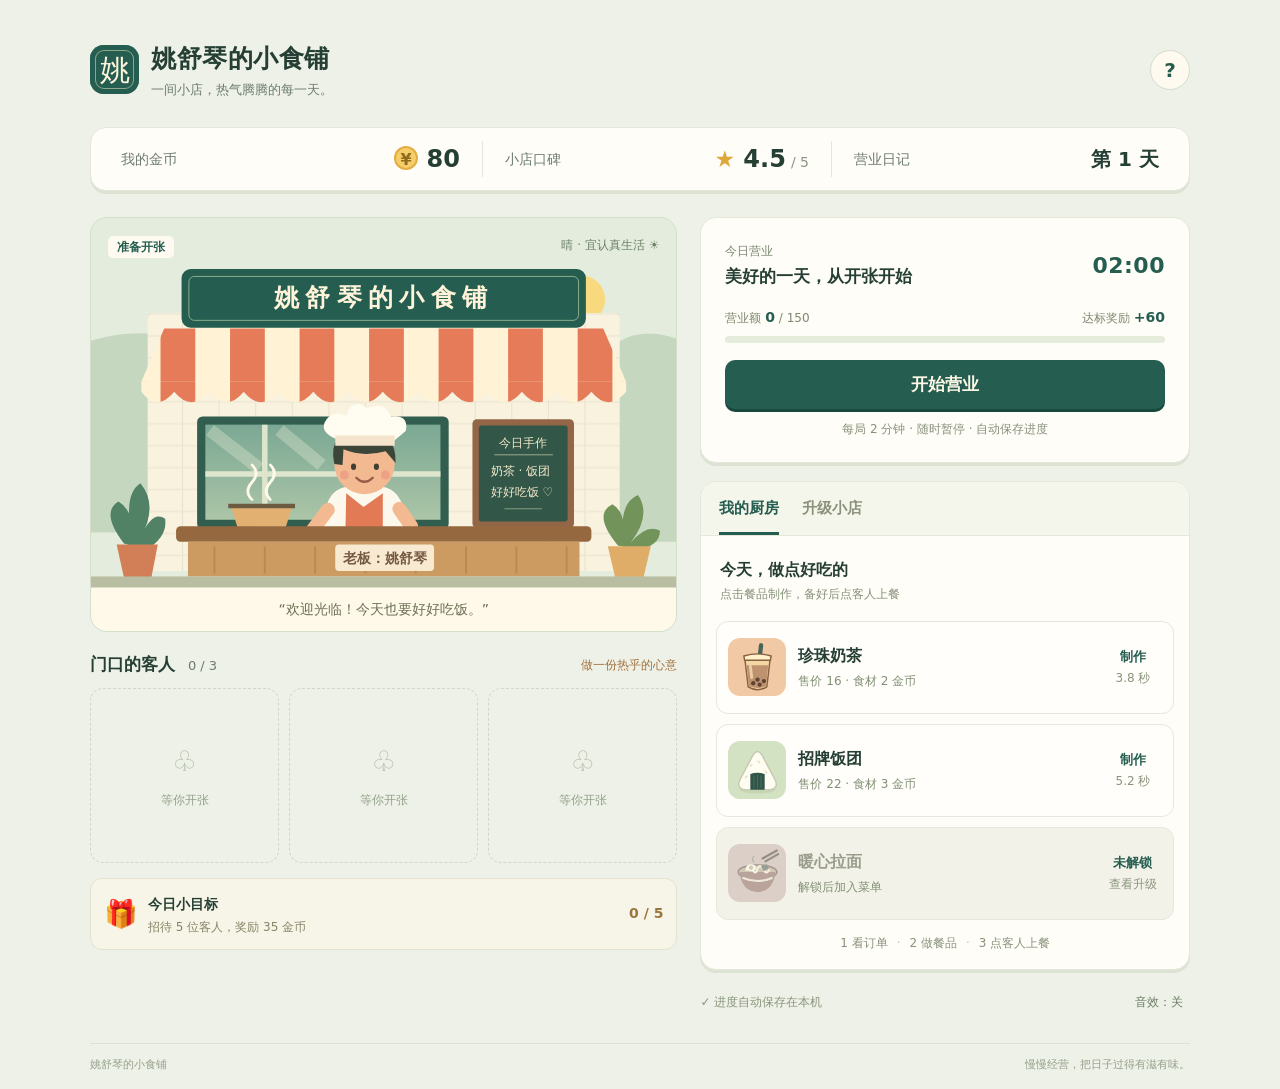
<file: index.html>
<!doctype html>
<html lang="zh-CN">
<head>
<meta charset="utf-8"><meta name="viewport" content="width=device-width,initial-scale=1,viewport-fit=cover"><meta name="theme-color" content="#255e50"><meta name="description" content="当一天小店老板！帮姚舒琴接单、制作美食、赚取金币，把街角小铺经营成热门食堂。"><title>姚舒琴的小食铺</title><link rel="icon" href="icon.svg" type="image/svg+xml"><link rel="manifest" href="manifest.webmanifest"><link rel="stylesheet" href="style.css">
</head>
<body>
<main class="game-shell">
<header class="topbar"><div class="brand"><span class="brand-mark">姚</span><div><h1>姚舒琴的小食铺</h1><p>一间小店，热气腾腾的每一天。</p></div></div><button class="icon-btn" id="help" aria-label="玩法与设置">?</button></header>
<div class="dashboard"><div class="stat"><span>我的金币</span><strong><i class="coin">¥</i> <b id="coins">80</b></strong></div><div class="stat"><span>小店口碑</span><strong><em>★</em> <b id="rating">4.5</b><small>/ 5</small></strong></div><div class="stat day-stat"><span>营业日记</span><strong>第 <b id="day">1</b> 天</strong></div></div>
<div class="play-layout"><section class="shop-side" aria-label="店铺和顾客">
<div class="scene">
<div class="scene-label"><span id="open-status">准备开张</span><span>晴 · 宜认真生活 ☀</span></div>
<svg class="shop-art" viewBox="0 0 640 370" role="img" aria-label="街角小食铺，姚舒琴老板在柜台后等你一起开张">
<defs><pattern id="wall" width="40" height="24" patternUnits="userSpaceOnUse"><path d="M0 23H40M20 0V23" stroke="#e5dfcd" fill="none" stroke-width="1"/></pattern><pattern id="awning" width="76" height="80" patternUnits="userSpaceOnUse"><rect width="38" height="80" fill="#e57b58"/><rect x="38" width="38" height="80" fill="#fff2d5"/></pattern><linearGradient id="window" x2="0" y2="1"><stop stop-color="#7ba894"/><stop offset="1" stop-color="#abc5a7"/></linearGradient></defs>
<rect width="640" height="370" fill="#e4eddd"/><circle cx="536" cy="55" r="26" fill="#f9d97d"/><path d="M0 100Q70 80 118 110V310H0M640 98Q587 80 558 120V320H640" fill="#c6d7c0"/><rect x="62" y="70" width="516" height="282" rx="7" fill="#f9f2de"/><rect x="62" y="70" width="516" height="282" fill="url(#wall)"/>
<rect x="99" y="22" width="442" height="64" rx="10" fill="#255e50"/><rect x="107" y="30" width="426" height="48" rx="6" fill="none" stroke="#95b391"/><text x="320" y="62" text-anchor="middle" fill="#fff4d9" font-size="27" font-weight="700" letter-spacing="7">姚舒琴的小食铺</text><path d="M80 87H560L585 145H55Z" fill="url(#awning)"/><path d="M55 145H585V156Q566 179 547 156Q528 179 509 156Q490 179 471 156Q452 179 433 156Q414 179 395 156Q376 179 357 156Q338 179 319 156Q300 179 281 156Q262 179 243 156Q224 179 205 156Q186 179 167 156Q148 179 129 156Q110 179 91 156Q72 179 55 156Z" fill="url(#awning)"/>
<rect x="116" y="183" width="275" height="123" rx="6" fill="#315e4f"/><rect x="125" y="192" width="257" height="104" fill="url(#window)"/><path d="M190 192V296M310 192V296M125 246H382" stroke="#dde6cc" stroke-width="6"/><path d="M130 198L184 240M206 198L252 236" stroke="#f5f4dc" opacity=".3" stroke-width="14"/>
<rect x="417" y="186" width="111" height="119" rx="5" fill="#926647"/><rect x="424" y="193" width="97" height="105" rx="3" fill="#325648"/><text x="472" y="216" text-anchor="middle" fill="#f4e9c9" font-size="13">今日手作</text><path d="M441 225H505" stroke="#a5b293"/><text x="437" y="247" fill="#f4e9c9" font-size="13">奶茶 · 饭团</text><text x="437" y="270" fill="#f4e9c9" font-size="13">好好吃饭 ♡</text><path d="M452 284H493" stroke="#8ea483"/>
<g id="owner"><path d="M254 311Q253 264 279 260H319Q344 264 346 311" fill="#fcf8ec"/><path d="M279 267L298 282L319 267V316H278Z" fill="#e27b55"/><circle cx="299" cy="235" r="33" fill="#f3ba92"/><path d="M266 235Q258 198 297 197Q334 198 333 234L322 221Q297 228 276 219L275 236Z" fill="#3b4538"/><path d="M266 207Q249 199 257 187Q264 176 279 182Q286 162 302 174Q321 165 328 183Q348 181 344 199L331 210Z" fill="#fffdf1"/><path d="M267 204H332V215H267Z" fill="#f4e4cc"/><ellipse cx="287" cy="238" rx="2.8" ry="3.6" fill="#3f4033"/><ellipse cx="312" cy="238" rx="2.8" ry="3.6" fill="#3f4033"/><path d="M290 250Q299 259 308 250" fill="none" stroke="#9b5948" stroke-width="2.5" stroke-linecap="round"/><circle cx="277" cy="247" r="5" fill="#e9917e" opacity=".6"/><circle cx="322" cy="247" r="5" fill="#e9917e" opacity=".6"/><path d="M259 285L241 309M337 284L350 303" stroke="#f3ba92" stroke-width="15" stroke-linecap="round"/></g>
<g class="steam" stroke="#fff9ea" fill="none" stroke-width="3" stroke-linecap="round"><path d="M176 274Q167 265 176 255Q185 245 176 236"/><path d="M196 274Q187 265 196 255Q205 245 196 236"/></g><path d="M153 281H220L213 304H160Z" fill="#e2b172"/><path d="M150 281H223" stroke="#6c5b40" stroke-width="5"/>
<rect x="93" y="303" width="454" height="17" rx="5" fill="#95683f"/><rect x="106" y="320" width="428" height="38" fill="#cc9b61"/><path d="M135 325V355M190 325V355M245 325V355M300 325V355M355 325V355M410 325V355M465 325V355M520 325V355" stroke="#b78955" stroke-width="2"/><rect x="267" y="323" width="108" height="29" rx="4" fill="#f8ead0"/><text x="321" y="343" text-anchor="middle" fill="#735740" font-size="15" font-weight="700">老板：姚舒琴</text>
<g><path d="M36 322Q10 288 30 276Q47 286 45 315Q35 268 54 256Q74 280 54 316Q67 285 81 295Q84 315 60 329" fill="#518266"/><path d="M28 323H73L66 359H36Z" fill="#d27e56"/></g><g><path d="M576 324Q548 290 570 279Q586 289 581 316Q578 277 598 269Q613 291 590 321Q608 300 622 308Q622 325 596 329" fill="#72935a"/><path d="M565 325H612L604 359H573Z" fill="#e0ad69"/></g><rect y="358" width="640" height="12" fill="#b9bea2"/>
</svg>
<div class="owner-message" id="owner-message">“欢迎光临！今天也要好好吃饭。”</div>
</div>
<div class="queue-heading"><h2>门口的客人 <span id="queue-count">0 / 3</span></h2><span id="combo" class="combo">做一份热乎的心意</span></div>
<div class="customers" id="customers"></div>
<div class="daily-mission"><span class="mission-icon">🎁</span><div><strong>今日小目标</strong><p id="mission-text">招待 5 位客人，奖励 35 金币</p></div><span id="mission-count">0 / 5</span></div>
</section>
<section class="control-side" aria-label="经营操作">
<div class="shift-card"><div class="section-row"><div><p class="eyebrow">今日营业</p><h2 id="shift-title">美好的一天，从开张开始</h2></div><span class="timer" id="timer">02:00</span></div><div class="goal-label"><span>营业额 <b id="revenue">0</b> <small id="goal">/ 150</small></span><span>达标奖励 <b>+60</b></span></div><div class="progress-track"><div id="revenue-bar"></div></div><button class="primary-btn" id="start">开始营业</button><p class="shift-tip" id="shift-tip">每局 2 分钟 · 随时暂停 · 自动保存进度</p></div>
<div class="workbench"><div class="tabs" role="tablist" aria-label="经营区域"><button class="tab active" id="kitchen-tab" role="tab" aria-selected="true" aria-controls="kitchen">我的厨房</button><button class="tab" id="upgrade-tab" role="tab" aria-selected="false" aria-controls="upgrades">升级小店</button></div>
<div id="kitchen" role="tabpanel" aria-labelledby="kitchen-tab"><div class="kitchen-heading"><h2>今天，做点好吃的</h2><p>点击餐品制作，备好后点客人上餐</p></div><div id="recipes" class="recipes"></div><div class="step-hint" id="step-hint"><span>1 看订单</span><i>·</i><span>2 做餐品</span><i>·</i><span>3 点客人上餐</span></div></div>
<div id="upgrades" role="tabpanel" aria-labelledby="upgrade-tab" hidden><div class="kitchen-heading"><h2>把小店变成理想的样子</h2><p>升级永久保留，营业中也可以购买</p></div><div id="upgrade-list"></div></div>
</div>
<button class="rescue" id="rescue" hidden>领取应急食材金 +15</button>
<div class="shop-footer"><span id="save-state">✓ 进度自动保存在本机</span><button id="sound" aria-pressed="false">音效：关</button></div>
</section></div>
<footer class="page-footer"><span>姚舒琴的小食铺</span><span>慢慢经营，把日子过得有滋有味。</span></footer>
</main>
<div id="toast" class="toast" role="status" aria-live="polite"></div>
<dialog id="modal"><button class="modal-close icon-btn" id="close-modal" aria-label="关闭弹窗">×</button><div id="modal-body"></div></dialog>
<script src="engine.js"></script><script src="game.js"></script>
</body></html>
</file>
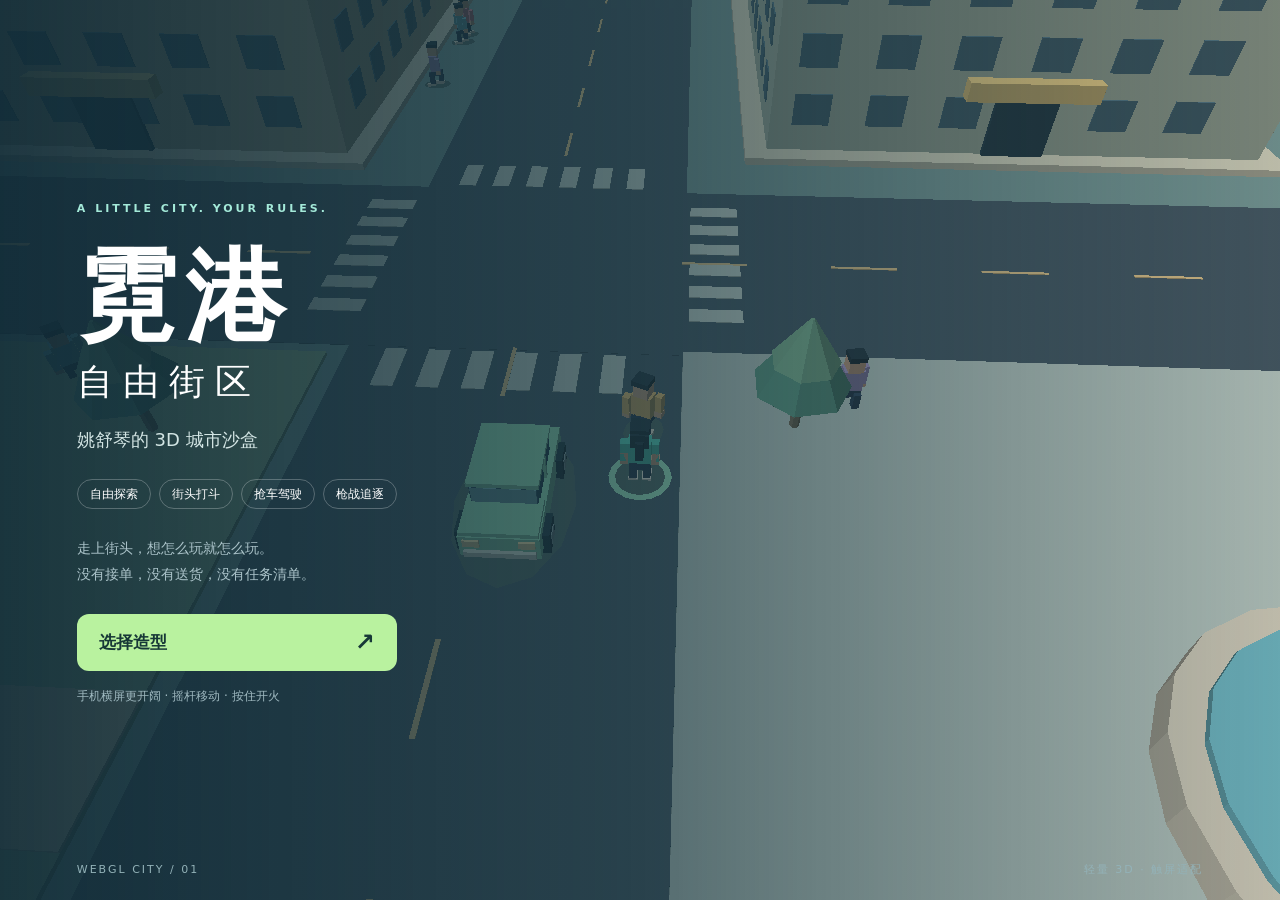
<file: city/index.html>
<!doctype html>
<html lang="zh-CN"><head><meta charset="UTF-8"><meta name="viewport" content="width=device-width,initial-scale=1,maximum-scale=1,viewport-fit=cover"><meta name="theme-color" content="#122a32"><title>霓港 · 自由街区</title><link rel="icon" href="icon.svg"><link rel="manifest" href="manifest.webmanifest"><link rel="stylesheet" href="style.css"></head><body>
<canvas id="scene" aria-label="3D 城市游戏画面"></canvas>
<div id="hud" hidden><header><div class="brand"><span class="eyebrow">NI PORT / FREE ROAM</span><b>霓港 <i>自由街区</i></b></div><button id="pause" aria-label="暂停游戏">Ⅱ</button></header><div class="status"><span>姚舒琴</span><div class="health"><i id="health"></i></div><strong id="hp">100</strong><div id="wanted" aria-label="通缉等级">☆☆☆☆☆</div><div id="ammo">12 / ∞</div><small id="mode">步行 · 自由探索</small></div><div class="map"><canvas id="map" width="240" height="240" aria-label="街区小地图"></canvas><span>霓港街区 <i>＋ 补给点</i></span></div><div id="toast" role="status"></div><div id="crosshair">＋</div><div class="lookHint">滑动画面转动视角</div><div id="joystick" aria-label="拖动摇杆移动"><div id="stick"></div><span>移动</span></div><div class="actions"><button id="enter" class="small">抢车</button><button id="reload" class="small">换弹</button><button id="punch" class="small">挥拳</button><button id="sprint" class="small">疾跑</button><button id="fire"><span>⌖</span>开火</button></div><div class="desktopHint">WASD 移动 · F 挥拳 · E 抢车 · 空格开火 · R 换弹 · Shift 疾跑</div></div>
<section class="overlay" id="intro"><div class="introCard"><span class="eyebrow">A LITTLE CITY. YOUR RULES.</span><h1>霓港<span>自由街区</span></h1><p>姚舒琴的 3D 城市沙盒</p><div class="chips"><span>自由探索</span><span>街头打斗</span><span>抢车驾驶</span><span>枪战追逐</span></div><p class="desc">走上街头，想怎么玩就怎么玩。<br>没有接单，没有送货，没有任务清单。</p><button id="start" class="primary">选择造型 <span>↗</span></button><small>手机横屏更开阔 · 摇杆移动 · 按住开火</small></div><div class="edition">WEBGL CITY / 01 <span>轻量 3D · 触屏适配</span></div></section>
<section class="overlay" id="pausePanel" hidden><div class="panel"><span class="eyebrow">TAKE A BREATHER</span><h2 id="panelTitle">街区已暂停</h2><p id="panelText">绿色十字是补给点，可以恢复生命和维修车辆。</p><button id="resume" class="primary">继续游戏</button><div class="options"><label>画质<select id="quality"><option value="0.8">省电</option><option value="1">标准</option><option value="1.5">清晰</option></select></label><button id="sound">声音：关闭</button><button id="fullscreen">全屏显示</button><button id="changeStyle">更换穿搭</button><button id="reset">重新开始</button></div><p class="help">左侧摇杆控制移动和驾驶，滑动空白画面转动视角。靠近车辆可抢车；开火会自动瞄准前方目标。惹出动静后会有警察追逐，甩开追兵可降低通缉。</p></div></section>
<section id="wardrobe" hidden aria-label="角色选择与换装"><div class="wardrobePreview"><canvas id="styleCanvas" aria-label="姚舒琴穿搭3D预览"></canvas><div class="wardrobeTitle"><span class="eyebrow">MAKE IT YOURS</span><h2>姚舒琴</h2><p>你的街区，你的穿搭。</p></div><div class="previewCaption"><span id="outfitLabel">街头漫游</span><small>3D 实时预览 · 造型不影响能力</small></div></div><div class="wardrobeControls"><div class="wardrobeTop"><div><span class="eyebrow">BEFORE YOU HIT THE STREETS</span><h2>先选个喜欢的自己</h2></div><button id="randomStyle">随机穿搭 ↻</button></div><div id="roles" aria-label="角色风格"></div><div id="styleTabs" role="tablist" aria-label="换装分类"></div><div id="styleOptions" aria-label="服装选项"></div><div class="wardrobeBottom"><span id="selectionHint">24 款上衣，自由搭配</span><button id="wardrobeStart" class="primary">穿这套，进入街区 <span>↗</span></button></div></div></section><div id="error" hidden role="alert"></div><script src="renderer.js"></script><script src="core.js"></script><script src="outfits.js"></script><script src="game.js"></script></body></html>
</file>
<file: style.css>
*{box-sizing:border-box} :root{--green:#255e50;--green-dark:#19483d;--paper:#fffdf7;--ink:#263f35;--muted:#6d7c6f;--orange:#de7650;--line:#e4e7da;--gold:#b37a21}body{margin:0;background:#edf1e7;color:var(--ink);font:16px/1.5 'Microsoft YaHei','PingFang SC',system-ui,sans-serif;background-image:radial-gradient(#dbe2d2 .7px,transparent .7px);background-size:12px 12px}button{font:inherit;cursor:pointer;border:0;touch-action:manipulation;-webkit-tap-highlight-color:transparent}button:focus-visible{outline:3px solid #e7a348;outline-offset:3px}button:disabled{cursor:default;opacity:.6}button:not(:disabled):active{transform:translateY(1px)}[hidden]{display:none!important}h1,h2,p{margin:0}h1{font-size:25px;letter-spacing:.5px}h2{font-size:19px}button,div,span{-webkit-tap-highlight-color:transparent}.game-shell{max-width:1160px;margin:auto;padding:26px 30px 16px}.topbar{display:flex;justify-content:space-between;align-items:center;margin-bottom:22px}.brand{display:flex;align-items:center;gap:12px}.brand-mark{background:var(--green);color:#fff5dc;display:grid;place-items:center;width:49px;height:49px;font-family:serif;font-size:30px;border-radius:14px;box-shadow:inset 0 0 0 5px var(--green),inset 0 0 0 6px #8ba88b}.brand p{color:var(--muted);font-size:13px;margin-top:2px}.icon-btn{width:40px;height:40px;border-radius:50%;border:1px solid #d4ddcd;background:#fffaf0;color:var(--green);font-weight:700;font-size:20px}.dashboard{display:grid;grid-template-columns:1.1fr 1fr 1fr;background:var(--paper);border:1px solid var(--line);border-radius:16px;margin-bottom:20px;padding:13px 8px;box-shadow:0 3px 0 #dce3d3}.stat{padding:0 22px;border-right:1px solid var(--line);display:flex;align-items:center;justify-content:space-between;gap:8px}.stat:last-child{border:0}.stat>span{font-size:14px;color:var(--muted)}.stat strong{font-size:24px;white-space:nowrap;font-variant-numeric:tabular-nums}.stat b{font-weight:750}.stat small{font-size:14px;color:#8b9685;margin-left:5px;font-weight:400}.stat em{font-style:normal;color:#dea739;font-size:23px}.coin{font-style:normal;display:inline-grid;place-items:center;background:#f5ce69;border:2px solid #e4ad43;border-radius:50%;width:24px;height:24px;font-size:16px;color:#906b1f;vertical-align:2px}.day-stat strong{font-size:20px}.play-layout{display:grid;grid-template-columns:1.2fr 1fr;gap:23px;align-items:start}.scene{background:#e4eddd;border:1px solid #d4dfc9;border-radius:17px;overflow:hidden;position:relative}.scene-label{display:flex;justify-content:space-between;padding:13px 17px 0;color:#6d8168;font-size:12px;position:relative;z-index:1}.scene-label span:first-child{background:#fffaf1;border-radius:5px;color:var(--green);font-weight:700;padding:2px 9px}.scene-label span:first-child.open{background:var(--green);color:#fff8e7}.shop-art{display:block;width:100%;margin-top:-9px}.owner-message{background:#fff9e9;text-align:center;padding:11px 8px;font-size:14px;color:#6c7156;border-top:1px solid #dae0c9}.steam{animation:steam 3s ease-in-out infinite}.queue-heading{display:flex;align-items:center;justify-content:space-between;margin:20px 0 10px}.queue-heading h2{font-size:17px}.queue-heading h2 span{font-size:13px;font-weight:400;color:var(--muted);margin-left:7px}.combo{font-size:12px;color:#a3713e}.customers{display:grid;grid-template-columns:repeat(3,minmax(0,1fr));gap:10px;min-height:161px}.customer{background:var(--paper);border:1px solid var(--line);border-radius:13px;padding:10px 8px 9px;min-width:0;color:var(--ink);position:relative;text-align:center;transition:background .2s,border-color .2s,box-shadow .2s;display:flex;flex-direction:column;align-items:center}.customer.ready{border:2px solid #5f9a6d;padding:9px 7px 8px;box-shadow:0 3px 0 #c6d8be;background:#f4f9e9}.customer.selected{outline:2px solid #e6b567;outline-offset:2px}.customer-top{display:flex;align-items:center;gap:5px;width:100%;justify-content:center}.face{font-size:29px;line-height:1.25}.customer-name{font-size:12px;color:#7b826f}.order{font-size:29px;line-height:1.4;letter-spacing:0;margin:5px 0 1px;min-height:41px}.order.single{font-size:35px}.wait-track{height:4px;width:85%;background:#e5e9da;border-radius:4px;margin:4px 0 8px;overflow:hidden}.wait-track span{height:100%;display:block;background:#88ac70;border-radius:4px;transition:width .2s}.customer-action{font-size:12px;display:block;background:#eeeee3;color:#6b755c;padding:4px 8px;border-radius:6px;width:100%}.ready .customer-action{background:var(--green);color:white;font-weight:700}.empty-customer{border:1px dashed #cfd8c4;display:flex;flex-direction:column;align-items:center;justify-content:center;border-radius:13px;gap:8px;color:#93a18a;font-size:12px;min-height:161px}.empty-customer span{font-size:28px;opacity:.6}.daily-mission{display:flex;align-items:center;gap:10px;padding:13px;background:#f7f5e7;border:1px solid #e4e2cf;border-radius:12px;margin-top:15px}.mission-icon{font-size:27px}.daily-mission strong{font-size:14px}.daily-mission p{font-size:12px;color:#878367;margin-top:2px}.daily-mission>span:last-child{margin-left:auto;color:#9b773f;font-weight:700;font-size:14px;white-space:nowrap}.shift-card,.workbench{background:var(--paper);border:1px solid var(--line);border-radius:16px;box-shadow:0 3px 0 #dce3d3}.shift-card{padding:20px}.section-row{display:flex;align-items:center;justify-content:space-between;gap:10px}.eyebrow{font-size:12px;color:#798771;margin-bottom:4px}.shift-card h2{font-size:17px}.timer{font-size:22px;font-weight:750;font-variant-numeric:tabular-nums;letter-spacing:.5px;color:var(--green);white-space:nowrap}.timer.urgent{color:#c3543f}.goal-label{display:flex;align-items:center;justify-content:space-between;font-size:12px;color:#7e876f;margin-top:17px}.goal-label b{color:var(--green);font-size:14px}.goal-label small{font-size:12px}.progress-track{height:7px;background:#e6ecdc;border-radius:8px;overflow:hidden;margin:8px 0 17px}.progress-track>div{height:100%;width:0;background:#d8ad59;border-radius:8px;transition:width .2s}.primary-btn{display:block;width:100%;padding:12px 10px;border-radius:10px;background:var(--green);color:#fff9e7;font-size:17px;font-weight:700;box-shadow:0 3px 0 var(--green-dark)}.primary-btn:hover{background:#326d58}.primary-btn.paused{background:#b16e42;box-shadow:0 3px 0 #875437}.shift-tip{font-size:12px;color:#87917b;text-align:center;margin-top:11px}.workbench{margin-top:18px;overflow:hidden}.tabs{display:flex;border-bottom:1px solid var(--line);background:#f4f5eb;padding:0 18px;gap:23px}.tab{background:none;padding:15px 0 12px;font-size:15px;font-weight:700;color:#8a927c;border-bottom:3px solid transparent}.tab.active{color:var(--green);border-color:var(--green)}.kitchen-heading{padding:17px 19px 12px}.kitchen-heading h2{font-size:16px}.kitchen-heading p{font-size:12px;color:#87917b;margin-top:3px}.recipes{padding:0 15px}.recipe{position:relative;overflow:hidden;display:flex;align-items:center;gap:12px;width:100%;text-align:left;color:var(--ink);border:1px solid #e5e8da;border-radius:12px;margin:0 0 10px;background:#fffefa;padding:11px;min-height:84px}.food-icon{font-size:36px;width:58px;height:58px;display:grid;place-items:center;background:var(--tint);border-radius:12px;flex-shrink:0}.recipe-main{flex:1;min-width:0;z-index:1}.recipe-main strong{font-size:16px}.recipe-main small{display:block;font-size:12px;color:#829075;margin-top:4px}.recipe-main .stock{font-size:12px;color:#366c53;display:inline-block;margin-left:5px}.recipe-action{text-align:center;font-size:13px;font-weight:700;color:var(--green);min-width:58px;z-index:1}.recipe-action small{display:block;font-size:12px;color:#8a947c;font-weight:400;margin-top:3px}.recipe.cooking{border-color:#9bb496}.recipe-fill{position:absolute;left:0;bottom:0;height:4px;background:#679877;transition:width .2s}.recipe.locked{background:#f3f2e9;color:#999e8d}.recipe.locked .food-icon{filter:grayscale(.7);opacity:.7}.step-hint{display:flex;justify-content:center;gap:9px;padding:4px 8px 17px;font-size:12px;color:#88927c}.step-hint i{font-style:normal;color:#c2c9b7}#upgrade-list{padding:0 15px 7px}.upgrade-row{display:flex;align-items:center;gap:10px;border-top:1px solid var(--line);padding:12px 0}.upgrade-icon{font-size:25px;width:35px;text-align:center}.upgrade-info{flex:1;min-width:0}.upgrade-info strong{font-size:14px}.upgrade-info p{font-size:12px;color:#8a937c;margin-top:3px}.level{color:#9d7b46;font-size:11px;margin-left:6px}.upgrade-buy{background:#edf2e3;color:var(--green);border:1px solid #d7e0cc;border-radius:8px;padding:7px 8px;min-width:65px;min-height:42px;font-size:13px;font-weight:700}.shop-footer{display:flex;justify-content:space-between;align-items:center;gap:6px;margin-top:16px;font-size:12px;color:#8b967d}.shop-footer button{font-size:12px;color:#6c7d65;background:transparent;padding:7px}.page-footer{display:flex;justify-content:space-between;border-top:1px solid #dce2d3;margin-top:25px;padding-top:13px;font-size:11px;color:#95a08b}.rescue{width:100%;background:#fff0c5;color:#8a6422;border:1px solid #e5d49d;border-radius:8px;margin-top:12px;padding:10px}.toast{position:fixed;left:50%;bottom:max(28px,env(safe-area-inset-bottom));transform:translate(-50%,18px);background:#254e40;color:#fff6df;border:1px solid #6d8d68;box-shadow:0 5px 20px #17362925;border-radius:12px;padding:12px 18px;font-size:14px;z-index:10;max-width:calc(100vw - 28px);width:max-content;pointer-events:none;opacity:0;transition:opacity .2s,transform .2s}.toast.visible{opacity:1;transform:translate(-50%,0)}dialog{border:1px solid #d9decb;border-radius:20px;background:#fffdf5;color:var(--ink);padding:30px;max-width:min(440px,calc(100vw - 28px));width:440px;box-shadow:0 25px 100px #173b3540;max-height:90dvh;overflow:auto}dialog::backdrop{background:#183e3577;backdrop-filter:blur(4px)}.modal-close{position:absolute;right:13px;top:13px;width:33px;height:33px;font-size:22px}.modal-symbol{font-size:44px;display:block;text-align:center;margin-bottom:5px}.modal-title{text-align:center;font-size:23px;margin:7px 10px}.modal-subtitle{text-align:center;color:#8a927a;font-size:13px;margin:7px 0 22px}.result-grid{display:grid;grid-template-columns:1fr 1fr;gap:10px;margin:20px 0}.result-cell{padding:12px;border-radius:10px;background:#f0f3e7;text-align:center}.result-cell span{display:block;font-size:12px;color:#7f8d70}.result-cell b{font-size:24px}.bonus-note{background:#faf0cc;color:#8c723c;font-size:13px;padding:12px;border-radius:9px;margin:15px 0}.help-steps{padding-left:23px;margin:20px 0;color:#687b61}.help-steps li{padding:6px 0;font-size:14px}.help-steps b{color:var(--green)}.help-note{font-size:13px;color:#7b866d;line-height:1.8;margin:14px 0}.danger-btn{display:block;background:transparent;color:#ac6852;border:1px solid #dfcfc2;border-radius:8px;width:100%;padding:10px;font-size:13px;margin-top:15px}.secondary-btn{background:#edf0e4;color:var(--green);padding:10px;border-radius:9px;width:100%;margin-top:12px}.floating-income{position:fixed;color:#ce8b27;font-weight:800;font-size:23px;z-index:8;pointer-events:none;animation:income 1.1s forwards;text-shadow:0 1px white}.no-motion *{animation:none!important}@keyframes income{0%{opacity:1;transform:translateY(0)}100%{opacity:0;transform:translateY(-60px)}}@keyframes steam{0%,100%{opacity:.35;transform:translateY(3px)}50%{opacity:.85;transform:translateY(-3px)}}
@media(min-width:1000px) and (min-height:850px){.game-shell{padding-top:40px}.topbar{margin-bottom:28px}.dashboard{margin-bottom:26px}.scene-label{padding-top:18px}.customers{min-height:175px}.customer{padding-top:14px}.empty-customer{min-height:175px}.shift-card{padding:24px}.recipe{min-height:93px}.kitchen-heading{padding-top:22px;padding-bottom:18px}}
@media(max-width:760px){.game-shell{max-width:560px;padding:16px 13px max(16px,env(safe-area-inset-bottom))}.topbar{margin-bottom:15px}.brand{gap:9px}.brand-mark{width:41px;height:41px;font-size:24px;border-radius:12px}h1{font-size:20px}.brand p{font-size:11px}.icon-btn{width:35px;height:35px}.dashboard{margin-bottom:14px;padding:10px 0;border-radius:13px}.stat{padding:0 12px;flex-direction:column;align-items:flex-start;gap:2px}.stat>span{font-size:12px}.stat strong{font-size:22px}.day-stat strong{font-size:18px;padding-top:4px}.stat small{font-size:12px}.coin{width:21px;height:21px;font-size:14px;vertical-align:1px}.play-layout{display:flex;flex-direction:column;gap:15px}.shop-side,.control-side{width:100%}.scene-label{padding:9px 11px 0;font-size:11px}.scene{border-radius:13px}.shop-art{margin-top:-14px;max-height:239px}.owner-message{font-size:12px;padding:8px}.queue-heading{margin:13px 0 8px}.queue-heading h2{font-size:16px}.combo{font-size:11px}.customers{min-height:135px;gap:8px}.customer{min-height:135px;padding:7px 6px}.customer.ready{padding:6px 5px}.empty-customer{min-height:135px}.face{font-size:24px}.order{font-size:25px;margin:3px 0 0;min-height:35px}.order.single{font-size:30px}.customer-action{font-size:12px;padding:3px}.wait-track{margin-bottom:6px}.daily-mission{padding:10px;margin-top:10px}.daily-mission p{font-size:11px}.daily-mission strong{font-size:13px}.mission-icon{font-size:23px}.shift-card{padding:14px 15px}.section-row h2{font-size:16px}.eyebrow{font-size:11px}.timer{font-size:23px}.goal-label{margin-top:10px}.progress-track{margin-bottom:12px}.primary-btn{font-size:16px;padding:11px}.shift-tip{font-size:11px;margin-top:9px}.workbench{margin-top:13px}.tabs{padding:0 16px}.tab{padding:13px 0 10px;font-size:14px}.kitchen-heading{padding:14px 15px 10px}.kitchen-heading h2{font-size:15px}.kitchen-heading p{font-size:12px}.recipes{padding:0 11px}.recipe{min-height:77px;padding:9px;gap:10px;margin-bottom:8px}.food-icon{width:52px;height:52px;font-size:32px}.recipe-main strong{font-size:15px}.recipe-main small{font-size:11px}.recipe-main .stock{font-size:11px;margin-left:3px}.recipe-action{font-size:13px;min-width:54px}.step-hint{padding-bottom:13px;font-size:11px}.shop-footer{margin-top:10px}.page-footer{font-size:10px;margin-top:19px;gap:10px}.page-footer span:first-child{display:none}.page-footer span:last-child{margin:auto}dialog{padding:26px 22px}.toast{font-size:13px}}
@media(max-width:360px){.game-shell{padding-left:9px;padding-right:9px}h1{font-size:18px}.combo{max-width:120px;text-align:right;font-size:10px}.stat{padding:0 8px}.order{font-size:23px}.recipe-main .stock{display:block;margin-left:0}.recipe-main small{margin-top:1px}.recipe{min-height:84px}.recipe-main strong{font-size:14px}.goal-label{font-size:11px}}
@media(prefers-reduced-motion:reduce){*,*::before,*::after{animation:none!important;transition:none!important;scroll-behavior:auto!important}}
@media(max-width:760px){.playing .scene,.playing .daily-mission{display:none}.playing .shop-side{position:sticky;top:0;z-index:3;background:#edf1e7;padding:7px 0 10px;border-bottom:1px solid #dbe2d2;box-shadow:0 5px 9px #edf1e7}.playing .queue-heading{margin-top:0}.playing .play-layout{gap:10px}.playing .shift-card{padding:11px 14px}.playing .shift-tip{display:none}.playing .progress-track{margin-bottom:9px}.playing .eyebrow{display:none}.playing .section-row h2{font-size:14px}.playing .primary-btn{padding:8px}.playing .customers,.playing .empty-customer,.playing .customer{min-height:127px}}
.food-svg{display:inline-block;width:42px;height:48px;vertical-align:middle}.food-icon .food-svg{width:43px;height:49px}.order{display:flex;justify-content:center;align-items:center;gap:1px}.order .food-svg{width:30px;height:37px}.order.single .food-svg{width:39px;height:42px}@media(max-width:760px){.food-icon .food-svg{width:39px;height:45px}.order .food-svg{width:28px;height:33px}.order.single .food-svg{width:34px;height:37px}}
</file>
<file: city/style.css>
*{box-sizing:border-box}html,body{margin:0;width:100%;height:100%;overflow:hidden;overscroll-behavior:none;background:#182d35;color:#fff;font:16px/1.5 system-ui,-apple-system,"Microsoft Yahei",sans-serif;touch-action:none;user-select:none;-webkit-user-select:none}button,select{font:inherit;color:inherit}button{cursor:pointer;border:1px solid #ffffff35;background:#203d45dd;border-radius:14px;touch-action:none;-webkit-tap-highlight-color:transparent}button:active,.held{transform:scale(.94);background:#65d8bd!important;color:#122c32!important}button:focus-visible{outline:3px solid #ffd46b;outline-offset:3px}[hidden]{display:none!important}#scene{display:block;width:100%;height:100%;position:fixed;inset:0}#hud{position:fixed;inset:0;pointer-events:none;padding:max(20px,env(safe-area-inset-top)) max(24px,env(safe-area-inset-right)) max(20px,env(safe-area-inset-bottom)) max(24px,env(safe-area-inset-left))}header{display:flex;align-items:center;gap:20px}header button{pointer-events:auto;width:44px;height:44px;font-weight:bold}.brand{filter:drop-shadow(0 2px 6px #142c36)}.eyebrow{font-size:11px;letter-spacing:3px;font-weight:700;color:#a4ead9}.brand b{display:block;font-size:25px;letter-spacing:3px}.brand i{font-size:14px;font-style:normal;font-weight:400;letter-spacing:2px;color:#d2e7e4}.status{margin-top:18px;position:relative;width:180px;padding:14px 16px;border-radius:16px;background:#162f38db;box-shadow:0 8px 32px #14252c20}.status>span{font-size:14px}.health{height:5px;background:#ffffff25;border-radius:5px;margin:7px 32px 7px 0;overflow:hidden}.health i{display:block;height:100%;width:100%;background:#9ce7ac;transition:width .2s}.status strong{font-size:12px;position:absolute;right:15px;top:40px}#wanted{letter-spacing:4px;color:#ffd57c;font-size:20px}#ammo{font-size:22px;font-variant-numeric:tabular-nums}#mode{font-size:12px;color:#b6ced1}.map{position:absolute;right:max(24px,env(safe-area-inset-right));top:max(24px,env(safe-area-inset-top));width:136px;border:1px solid #ffffff45;border-radius:18px;background:#162f38de;overflow:hidden;box-shadow:0 8px 30px #1b344f30}.map canvas{width:136px;height:136px;display:block}.map>span{font-size:10px;display:block;padding:4px 10px 8px;color:#c6dedb}.map i{float:right;font-style:normal;color:#a3e9ba}#toast{position:absolute;left:50%;top:23%;transform:translateX(-50%);background:#152d38eb;border:1px solid #ffffff30;border-radius:30px;padding:10px 20px;max-width:80%;text-align:center;font-size:14px;opacity:0;transition:opacity .2s}#toast.show{opacity:1}#crosshair{position:absolute;left:50%;top:48%;font-size:20px;opacity:.6;transform:translate(-50%,-50%);text-shadow:0 1px 3px #000}.lookHint{position:absolute;right:24px;bottom:226px;font-size:12px;color:#fff9;text-shadow:0 1px 4px #000}#joystick{pointer-events:auto;position:absolute;bottom:max(44px,env(safe-area-inset-bottom));left:max(36px,env(safe-area-inset-left));width:140px;height:140px;background:#17364155;border:1px solid #ffffff50;border-radius:50%;box-shadow:inset 0 0 35px #fff1}#stick{position:absolute;left:44px;top:44px;width:52px;height:52px;border-radius:50%;background:#d9f1e6a8;border:1px solid #fff9;box-shadow:0 3px 14px #102a3c40}#joystick span{position:absolute;top:148px;text-align:center;width:100%;font-size:12px;color:#fff9}.actions{position:absolute;right:max(28px,env(safe-area-inset-right));bottom:max(34px,env(safe-area-inset-bottom));display:grid;grid-template-columns:60px 60px 78px;grid-template-rows:60px 60px;gap:12px;align-items:center;pointer-events:auto}.actions .small{font-size:14px;width:60px;height:60px;border-radius:50%;background:#173641ae;backdrop-filter:blur(4px)}#fire{grid-column:3;grid-row:1 / span 2;width:78px;height:100px;border-radius:40px;background:#d8a779e8;color:#21343a;font-size:14px;font-weight:700}#fire span{display:block;font-size:32px;line-height:1.1;margin-bottom:4px}.desktopHint{position:absolute;bottom:14px;left:50%;transform:translateX(-50%);color:#fff9;font-size:12px;white-space:nowrap;pointer-events:none}.overlay{position:fixed;inset:0;background:linear-gradient(90deg,#112c38ed 0%,#1735409c 48%,#17354010 100%);display:flex;align-items:center;padding:6vw;overflow:auto}.introCard{max-width:500px}.introCard h1{font-size:clamp(56px,8vw,100px);line-height:1.08;letter-spacing:8px;margin:24px 0}.introCard h1 span{display:block;font-size:.36em;letter-spacing:10px;margin-top:12px;font-weight:400}.introCard>p{color:#d3e5e4;font-size:18px}.chips{display:flex;flex-wrap:wrap;gap:8px;margin:26px 0}.chips span{font-size:12px;border:1px solid #ffffff40;border-radius:30px;padding:5px 12px}.introCard .desc{font-size:14px;color:#acc4ca;line-height:1.9;margin-bottom:26px}.primary{display:block;width:100%;background:#b9f29f;color:#173837;padding:16px 22px;text-align:left;border:0;font-size:17px;font-weight:700;border-radius:12px}.primary span{float:right;font-size:24px;line-height:1}.introCard small{display:block;color:#9fb9c0;font-size:12px;margin-top:16px}.edition{position:absolute;bottom:22px;left:6vw;right:6vw;font-size:11px;letter-spacing:2px;color:#93b2b8}.edition span{float:right}.panel{background:#17323dee;padding:30px;border:1px solid #ffffff20;border-radius:24px;width:440px;margin:auto;box-shadow:0 24px 80px #0004}.panel h2{margin:12px 0;font-size:28px}.panel p{color:#b8d0d1;font-size:14px}.options{display:grid;grid-template-columns:1fr 1fr;gap:10px;margin-top:16px}.options button,.options label{font-size:14px;background:#23434c;padding:12px;border-radius:10px;border:1px solid #ffffff20}.options select{background:#23434c;border:0;max-width:72px;margin-left:5px}.help{font-size:12px!important;line-height:1.8;margin-bottom:0}#error{position:fixed;inset:20%;padding:30px;background:#17323d;border-radius:20px;z-index:20} @media(pointer:coarse){.desktopHint{display:none}} @media(max-width:600px){#hud{padding:16px}.brand b{font-size:21px}.brand .eyebrow{font-size:8px;letter-spacing:2px}.brand i{font-size:12px}.brand{max-width:180px}header{gap:12px}header button{width:36px;height:36px}.map{width:98px;right:14px;top:76px;border-radius:12px}.map canvas{width:98px;height:98px}.map>span{font-size:8px;padding:3px 6px}.status{margin-top:16px;width:152px;padding:10px 12px}.status strong{top:36px}#joystick{width:120px;height:120px;left:20px;bottom:44px}#stick{left:34px;top:34px}#joystick span{top:126px}.actions{right:14px;bottom:34px;grid-template-columns:52px 52px 64px;grid-template-rows:52px 52px;gap:8px}.actions .small{width:52px;height:52px;font-size:13px}#fire{width:64px;height:96px}.lookHint{bottom:176px;right:18px;font-size:10px}.introCard{max-width:100%;width:100%}.overlay{padding:28px;background:linear-gradient(90deg,#112c38ed,#173540a0)}.introCard h1{font-size:74px}.introCard>p{font-size:16px}.edition{left:28px;right:28px;font-size:9px}.panel{padding:24px}.desktopHint{display:none}}@media(max-height:500px){#hud{padding:12px 24px}.status{margin-top:8px;padding:8px 12px;width:150px}.status>span{display:none}.status strong{top:8px}.health{margin-top:4px}#wanted{font-size:16px}#ammo{font-size:17px}#joystick{width:104px;height:104px;bottom:26px}#stick{left:26px;top:26px}#joystick span{top:106px}.actions{bottom:18px;grid-template-rows:48px 48px;gap:8px}.actions .small{width:48px;height:48px;font-size:12px}#fire{height:90px}.lookHint{bottom:142px}.map{top:14px;width:104px}.map canvas{width:104px;height:104px}.introCard h1{font-size:56px;margin:12px 0}.introCard h1 span{display:inline;font-size:24px;margin-left:12px;letter-spacing:4px}.introCard>p{margin:8px 0;font-size:14px}.chips{margin:12px 0}.introCard .desc{margin:10px 0;font-size:12px}.primary{padding:12px 20px}.introCard small{margin-top:8px}.edition{display:none}.panel{padding:18px;width:540px}.panel h2{font-size:22px;margin:6px 0}.panel>p{margin:8px 0}.help{display:none}.options{grid-template-columns:repeat(4,1fr);margin-top:10px}.options button,.options label{padding:10px 6px;font-size:12px}.desktopHint{display:none}}
@media(max-height:500px){.overlay{padding:24px 6vw}.introCard h1{margin:8px 0}.introCard small{margin-top:8px}}

#wardrobe{position:fixed;inset:0;z-index:5;display:grid;grid-template-columns:42% 58%;background:#15323c;color:#edf5ed;touch-action:pan-y}.wardrobePreview{position:relative;min-height:0;overflow:hidden;background:#9bb6b3}#styleCanvas{width:100%;height:100%;display:block;touch-action:none}.wardrobeTitle{position:absolute;top:30px;left:30px;pointer-events:none;color:#17363d}.wardrobeTitle .eyebrow{color:#315e61}.wardrobeTitle h2{font-size:38px;margin:6px 0}.wardrobeTitle p{font-size:14px;margin:0;color:#426367}.previewCaption{position:absolute;bottom:30px;left:30px;right:30px;color:#17363d;pointer-events:none}.previewCaption>span{display:block;font-size:18px;font-weight:700}.previewCaption small{display:block;font-size:12px;margin-top:3px}.wardrobeControls{padding:28px;display:flex;flex-direction:column;min-height:0;gap:16px}.wardrobeTop{display:flex;align-items:center;justify-content:space-between;gap:12px}.wardrobeTop h2{font-size:24px;margin:6px 0}.wardrobeTop .eyebrow{font-size:9px;letter-spacing:2px}.wardrobeTop button{white-space:nowrap;padding:10px 12px;font-size:13px}#roles{display:grid;grid-template-columns:repeat(4,1fr);gap:8px}#roles button{font-size:13px;padding:12px 6px;border-radius:10px;text-align:center}#roles button small{display:block;font-size:9px;color:#a2c0bf;margin-top:5px}#roles button[aria-pressed=true]{background:#b9f29f;color:#18383d}#roles button[aria-pressed=true] small{color:#3f6262}#styleTabs{display:flex;gap:6px;overflow-x:auto;flex-shrink:0;padding-bottom:5px;touch-action:pan-x}#styleTabs button{padding:8px 12px;font-size:14px;white-space:nowrap;border-radius:30px;flex-shrink:0}#styleTabs button[aria-selected=true]{background:#deeedf;color:#17363d}#styleOptions{display:grid;grid-template-columns:repeat(3,minmax(0,1fr));gap:10px;overflow:auto;align-content:start;min-height:0;flex:1;padding:2px 6px 4px 2px;touch-action:pan-y;overscroll-behavior:contain}#styleOptions button{position:relative;min-height:84px;border-radius:12px;text-align:left;padding:10px;font-size:12px;background:#24444c;display:flex;flex-direction:column;gap:7px;touch-action:pan-y}#styleOptions button[aria-pressed=true]{border:2px solid #b9f29f;background:#34584f;padding:9px}#styleOptions button[aria-pressed=true]:after{content:'✓';position:absolute;right:8px;top:8px;color:#b9f29f}.swatch{width:32px;height:32px;border-radius:8px;box-shadow:inset 0 0 0 1px #ffffff30;display:block}.wardrobeBottom{flex-shrink:0}#selectionHint{display:block;color:#a9c6c5;font-size:12px;margin-bottom:10px}.wardrobeBottom .primary{text-align:center}.wardrobeBottom .primary span{float:right}#changeStyle{background:#34564d}.options:has(#changeStyle){grid-template-columns:1fr 1fr}.options #reset{grid-column:1 / -1} @media(max-width:600px) and (min-height:501px){#wardrobe{grid-template-columns:1fr;grid-template-rows:30% 70%}.wardrobeTitle{top:18px;left:20px}.wardrobeTitle h2{font-size:28px}.wardrobeTitle p{font-size:12px}.previewCaption{left:auto;right:16px;bottom:18px;max-width:126px;text-align:right}.previewCaption>span{font-size:14px}.previewCaption small{font-size:10px}.wardrobeControls{padding:16px 18px max(16px,env(safe-area-inset-bottom));gap:10px}.wardrobeTop h2{font-size:19px}.wardrobeTop .eyebrow{display:none}.wardrobeTop button{font-size:12px;padding:8px}#roles{gap:6px}#roles button{font-size:12px;padding:10px 3px}#roles button small{display:none}#styleTabs{gap:5px}#styleTabs button{font-size:13px;padding:6px 10px}#styleOptions{gap:8px}#styleOptions button{min-height:76px;font-size:11px;padding:8px}.swatch{width:26px;height:26px}#selectionHint{margin-bottom:7px}.wardrobeBottom .primary{padding:13px;font-size:15px}}@media(max-height:500px){#wardrobe{grid-template-columns:36% 64%}.wardrobeControls{padding:14px 20px;gap:8px}.wardrobeTop h2{font-size:18px;margin:0}.wardrobeTop .eyebrow{display:none}.wardrobeTop button{padding:6px 10px;font-size:12px}#roles button{padding:7px 3px;font-size:12px}#roles button small{display:none}#styleTabs{padding-bottom:2px}#styleTabs button{font-size:12px;padding:5px 9px}#styleOptions{grid-template-columns:repeat(4,minmax(0,1fr));gap:7px}#styleOptions button{min-height:66px;padding:7px;font-size:10px;gap:4px}.swatch{width:24px;height:24px}#selectionHint{font-size:10px;margin-bottom:5px}.wardrobeBottom .primary{padding:10px;font-size:14px}.wardrobeTitle{top:18px;left:20px}.wardrobeTitle h2{font-size:27px}.wardrobeTitle p{font-size:11px}.previewCaption{left:20px;bottom:18px}.previewCaption>span{font-size:14px}.previewCaption small{font-size:10px}.options:has(#changeStyle){grid-template-columns:repeat(3,1fr)}.options #reset{grid-column:auto}}

.wardrobeControls,.wardrobePreview,.wardrobeTop,.wardrobeTop>div{min-width:0}#wardrobe{grid-template-columns:minmax(0,42%) minmax(0,58%)}#styleOptions{scrollbar-width:thin;scrollbar-color:#8caea4 #24444c}@media(max-width:600px) and (min-height:501px){#wardrobe{grid-template-columns:minmax(0,1fr)}}@media(max-height:500px){#wardrobe{grid-template-columns:minmax(0,36%) minmax(0,64%)}}
</file>
